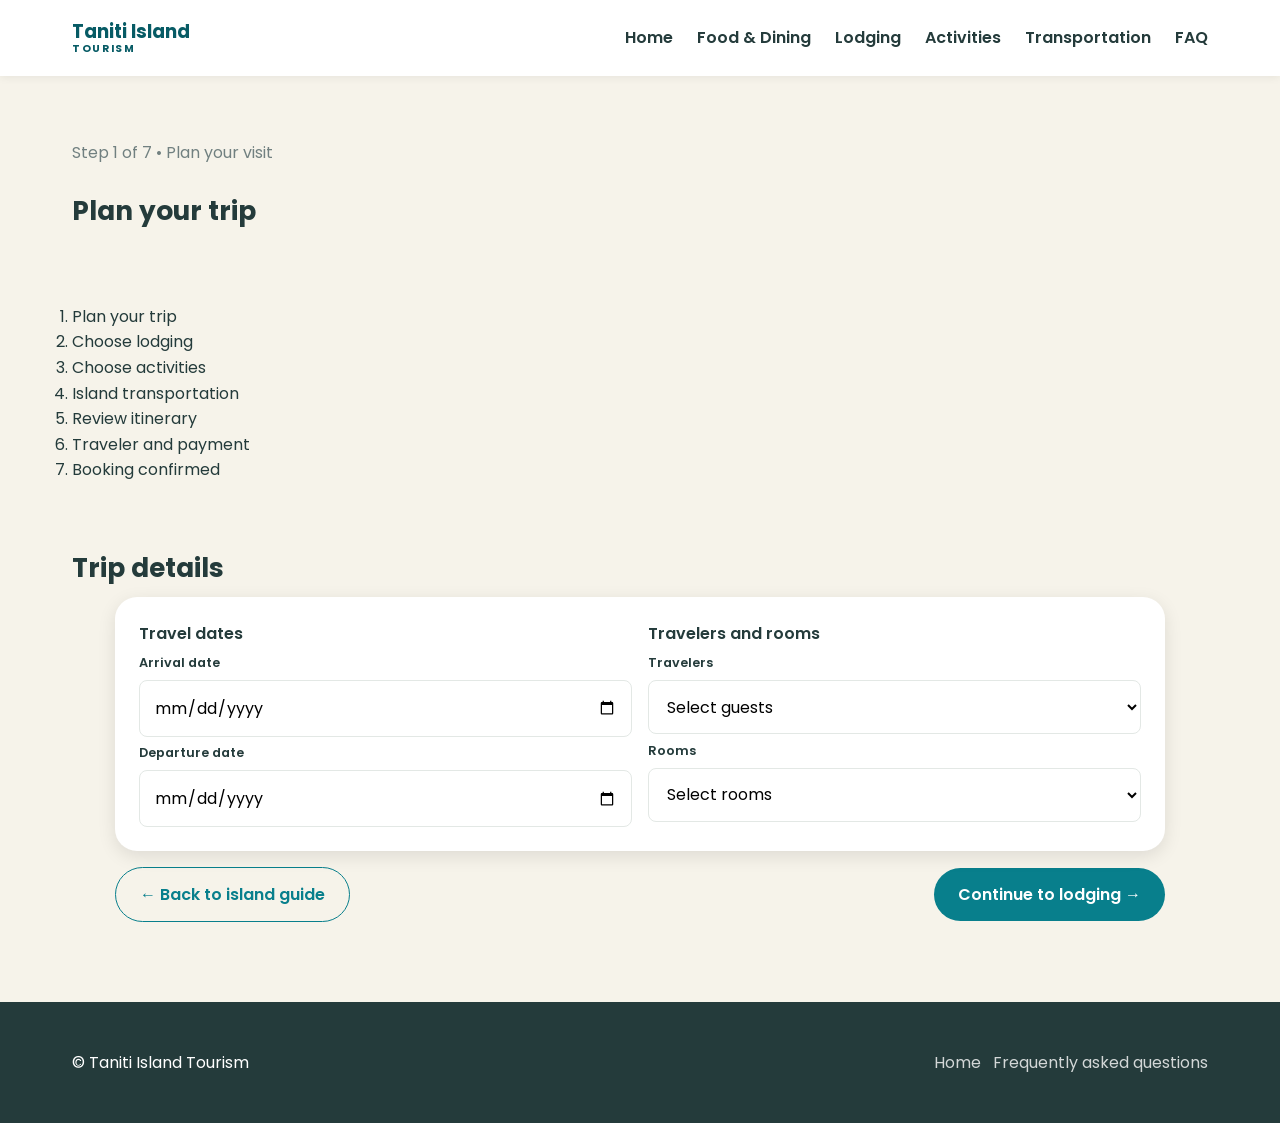
<file: plan-trip.html>
<!doctype html>
<html lang="en">
<head>
  <meta charset="utf-8">
  <meta name="viewport" content="width=device-width, initial-scale=1">
  <meta name="description" content="Explore Taniti Island and plan your visit.">
  <title>Plan your trip | Taniti Island Tourism</title>
  <link rel="preconnect" href="https://fonts.googleapis.com">
  <link rel="preconnect" href="https://fonts.gstatic.com" crossorigin>
  <link href="https://fonts.googleapis.com/css2?family=Poppins:wght@400;500;600;700&display=swap" rel="stylesheet">
  <link rel="stylesheet" href="static/css/style.css">
  <link rel="stylesheet" href="static/css/plan-trip.css">
</head>
<body>
  <header class="site-header">
    <div class="container">
    <a class="site-brand" href="index.html" aria-label="Taniti Island Tourism home">
      <span class="site-logo">Taniti Island</span>
      <span class="site-tagline">Tourism</span>
    </a>
    <nav aria-label="Main navigation">
      <button class="hamburger" id="hamburger" type="button" aria-label="Toggle navigation" aria-expanded="false" aria-controls="nav-links"><span></span><span></span><span></span></button>
      <ul class="nav-links" id="nav-links">
        <li><a href="index.html">Home</a></li>
        <li><a href="food-dining.html">Food & Dining</a></li>
        <li><a href="lodging-guide.html">Lodging</a></li>
        <li><a href="activities-guide.html">Activities</a></li>
        <li><a href="transportation-guide.html">Transportation</a></li>
        <li><a href="faq.html">FAQ</a></li>
      </ul>
    </nav>
    </div>
  </header>

  <main id="main-content" class="container">
    <header class="section">
      <p class="section-description">Step 1 of 7 &bull; Plan your visit</p>
      <h1 class="section-title">Plan your trip</h1>
    </header>
    <ol aria-label="Booking progress">
      <li aria-current="step">Plan your trip</li><li>Choose lodging</li><li>Choose activities</li>
      <li>Island transportation</li><li>Review itinerary</li><li>Traveler and payment</li><li>Booking confirmed</li>
    </ol>
    <section class="section" aria-labelledby="trip-details-heading">
      <h2 class="section-title" id="trip-details-heading">Trip details</h2>
      <form id="trip-details-form" class="search-panel" action="choose-lodging.html" method="get">
        <fieldset class="form-group">
          <legend>Travel dates</legend>
          <label for="arrival-date">Arrival date</label>
          <input class="form-control" id="arrival-date" name="arrival-date" type="date">
          <label for="departure-date">Departure date</label>
          <input class="form-control" id="departure-date" name="departure-date" type="date">
        </fieldset>
        <fieldset class="form-group">
          <legend>Travelers and rooms</legend>
          <label for="travelers">Travelers</label>
          <select class="form-control" id="travelers" name="travelers"><option value="">Select guests</option><option>1</option><option>2</option><option>3</option><option>4</option></select>
          <label for="rooms">Rooms</label>
          <select class="form-control" id="rooms" name="rooms"><option value="">Select rooms</option><option>1</option><option>2</option><option>3</option></select>
        </fieldset>
      </form>
      <div class="action-buttons">
        <a class="btn btn-outline" href="index.html">&larr; Back to island guide</a>
        <button class="btn btn-primary" type="submit" form="trip-details-form">Continue to lodging &rarr;</button>
      </div>
    </section>
  </main>

  <footer class="footer">
    <div class="container">
    <p>&copy; <span>Taniti Island Tourism</span></p>
    <nav aria-label="Footer navigation">
      <ul class="footer-links">
        <li><a href="index.html">Home</a></li>
        <li><a href="faq.html">Frequently asked questions</a></li>
      </ul>
    </nav>
    </div>
  </footer>
  <script src="static/js/script.js"></script>
</body>
</html>
</file>
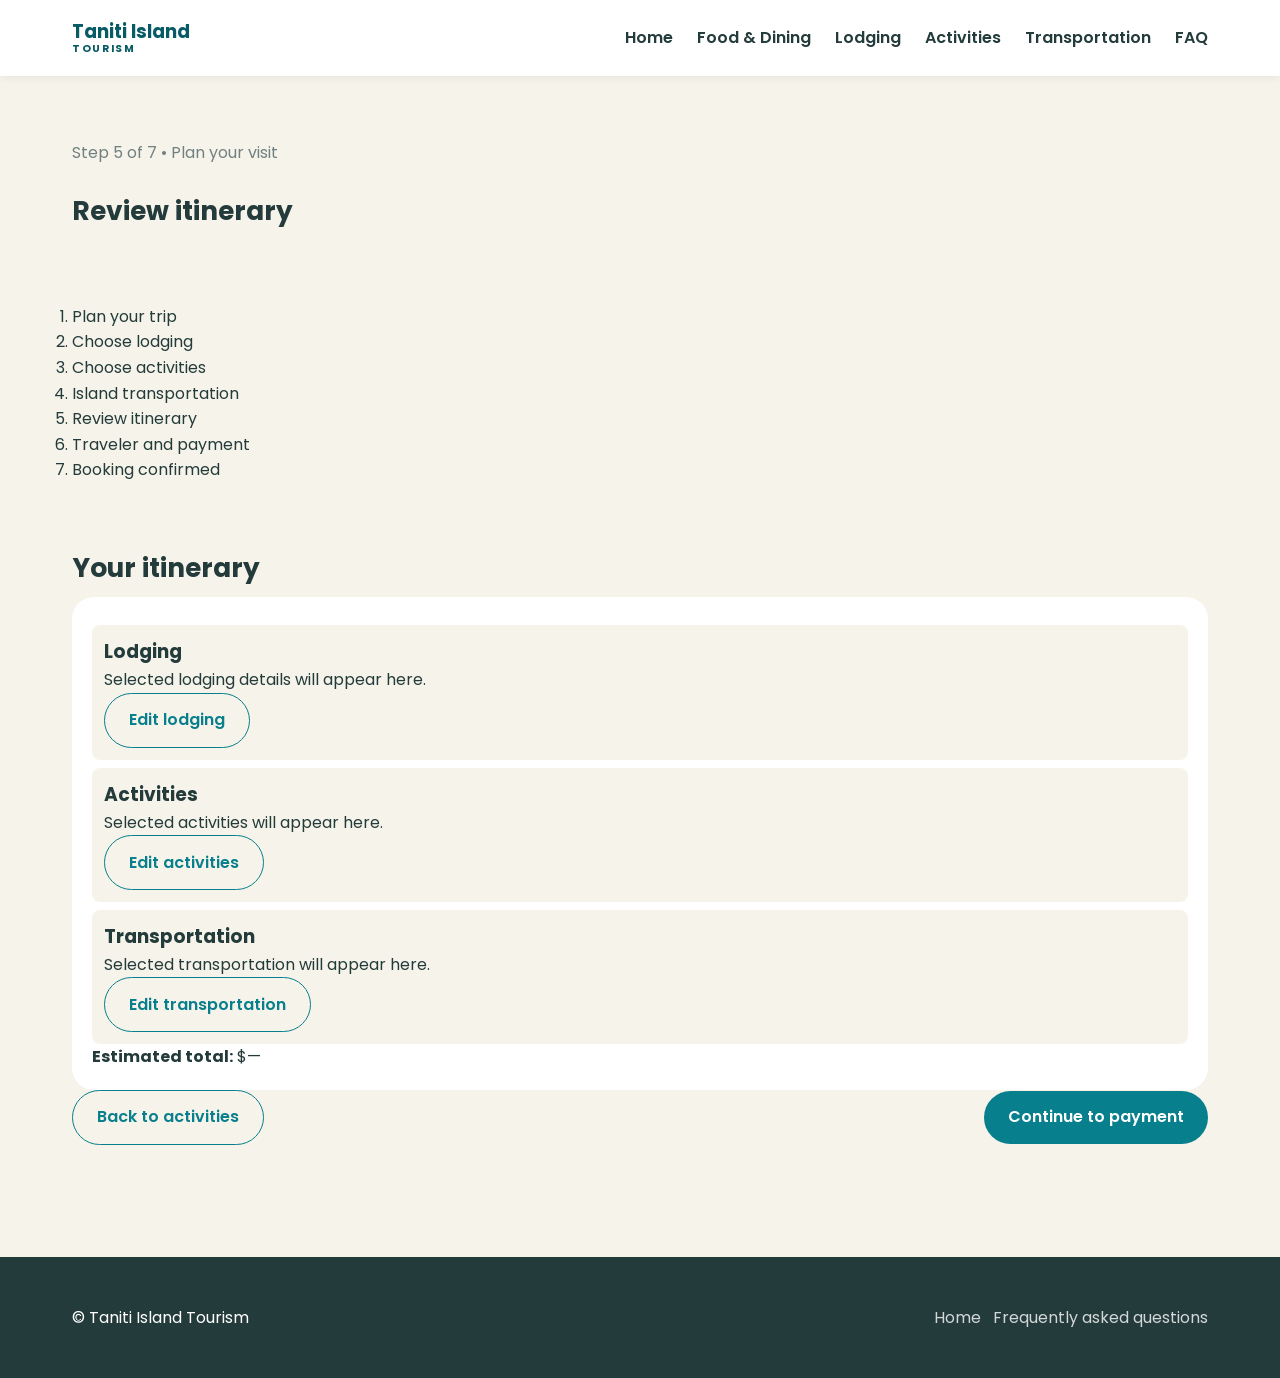
<file: review-itinerary.html>
<!doctype html>
<html lang="en">
<head>
  <meta charset="utf-8">
  <meta name="viewport" content="width=device-width, initial-scale=1">
  <meta name="description" content="Explore Taniti Island and plan your visit.">
  <title>Review itinerary | Taniti Island Tourism</title>
  <link rel="preconnect" href="https://fonts.googleapis.com">
  <link rel="preconnect" href="https://fonts.gstatic.com" crossorigin>
  <link href="https://fonts.googleapis.com/css2?family=Poppins:wght@400;500;600;700&display=swap" rel="stylesheet">
  <link rel="stylesheet" href="static/css/style.css">
  <link rel="stylesheet" href="static/css/review-itinerary.css">
</head>
<body>
  <header class="site-header">
    <div class="container">
    <a class="site-brand" href="index.html" aria-label="Taniti Island Tourism home">
      <span class="site-logo">Taniti Island</span>
      <span class="site-tagline">Tourism</span>
    </a>
    <nav aria-label="Main navigation">
      <button class="hamburger" id="hamburger" type="button" aria-label="Toggle navigation" aria-expanded="false" aria-controls="nav-links"><span></span><span></span><span></span></button>
      <ul class="nav-links" id="nav-links">
        <li><a href="index.html">Home</a></li>
        <li><a href="food-dining.html">Food & Dining</a></li>
        <li><a href="lodging-guide.html">Lodging</a></li>
        <li><a href="activities-guide.html">Activities</a></li>
        <li><a href="transportation-guide.html">Transportation</a></li>
        <li><a href="faq.html">FAQ</a></li>
      </ul>
    </nav>
    </div>
  </header>

  <main id="main-content" class="container">
    <header class="section"><p class="section-description">Step 5 of 7 &bull; Plan your visit</p><h1 class="section-title">Review itinerary</h1></header>
    <ol aria-label="Booking progress"><li>Plan your trip</li><li>Choose lodging</li><li>Choose activities</li><li>Island transportation</li><li aria-current="step">Review itinerary</li><li>Traveler and payment</li><li>Booking confirmed</li></ol>
    <section class="section" aria-labelledby="itinerary-heading">
      <h2 class="section-title" id="itinerary-heading">Your itinerary</h2>
      <div class="itinerary">
      <section class="itinerary-item"><h3>Lodging</h3><p>Selected lodging details will appear here.</p><a class="btn btn-outline" href="choose-lodging.html">Edit lodging</a></section>
      <section class="itinerary-item"><h3>Activities</h3><p>Selected activities will appear here.</p><a class="btn btn-outline" href="choose-activities.html">Edit activities</a></section>
      <section class="itinerary-item"><h3>Transportation</h3><p>Selected transportation will appear here.</p><a class="btn btn-outline" href="choose-transportation.html">Edit transportation</a></section>
      <p><strong>Estimated total:</strong> $—</p>
      </div>
      <div class="action-buttons">
        <a class="btn btn-outline" href="choose-transportation.html">Back to activities</a>
        <a class="btn btn-primary" href="traveler-payment.html">Continue to payment</a>
      </div>
    </section>
  </main>

  <footer class="footer">
    <div class="container">
    <p>&copy; <span>Taniti Island Tourism</span></p>
    <nav aria-label="Footer navigation">
      <ul class="footer-links">
        <li><a href="index.html">Home</a></li>
        <li><a href="faq.html">Frequently asked questions</a></li>
      </ul>
    </nav>
    </div>
  </footer>
  <script src="static/js/script.js"></script>
</body>
</html>
</file>
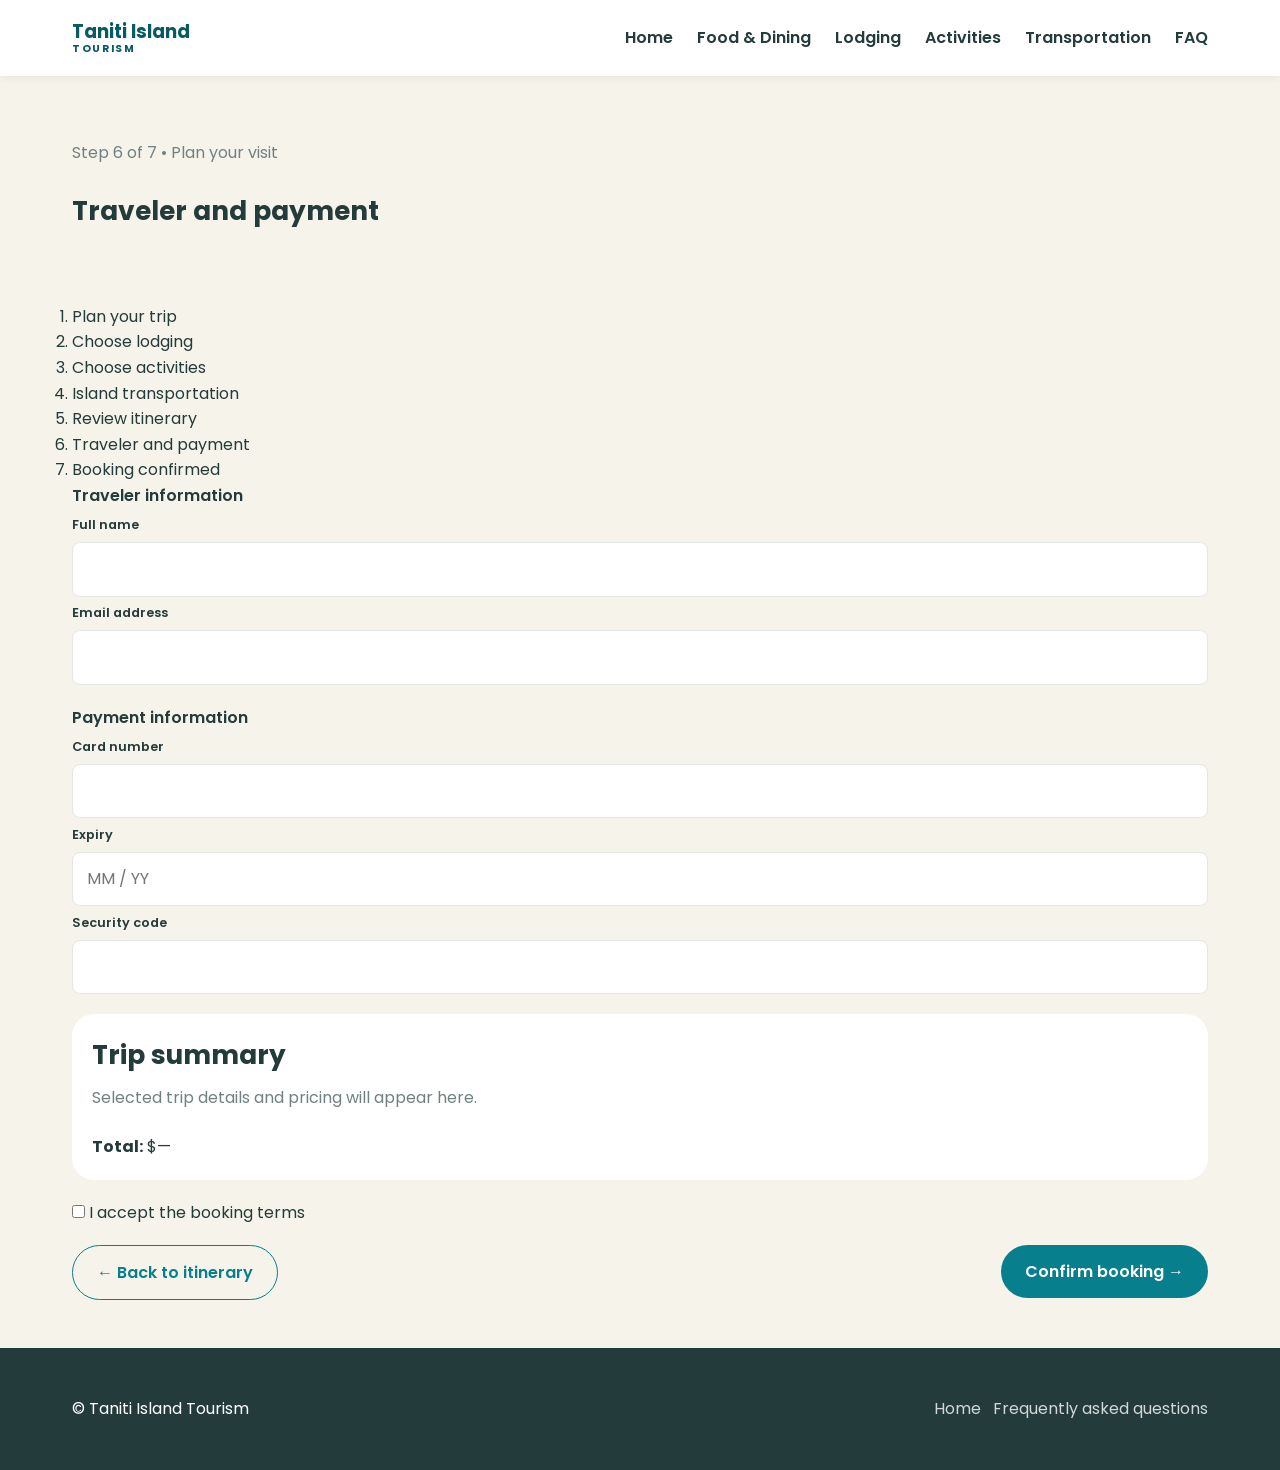
<file: traveler-payment.html>
<!doctype html>
<html lang="en">
<head>
  <meta charset="utf-8">
  <meta name="viewport" content="width=device-width, initial-scale=1">
  <meta name="description" content="Explore Taniti Island and plan your visit.">
  <title>Traveler and payment | Taniti Island Tourism</title>
  <link rel="preconnect" href="https://fonts.googleapis.com">
  <link rel="preconnect" href="https://fonts.gstatic.com" crossorigin>
  <link href="https://fonts.googleapis.com/css2?family=Poppins:wght@400;500;600;700&display=swap" rel="stylesheet">
  <link rel="stylesheet" href="static/css/style.css">
  <link rel="stylesheet" href="static/css/traveler-payment.css">
</head>
<body>
  <header class="site-header">
    <div class="container">
    <a class="site-brand" href="index.html" aria-label="Taniti Island Tourism home">
      <span class="site-logo">Taniti Island</span>
      <span class="site-tagline">Tourism</span>
    </a>
    <nav aria-label="Main navigation">
      <button class="hamburger" id="hamburger" type="button" aria-label="Toggle navigation" aria-expanded="false" aria-controls="nav-links"><span></span><span></span><span></span></button>
      <ul class="nav-links" id="nav-links">
        <li><a href="index.html">Home</a></li>
        <li><a href="food-dining.html">Food & Dining</a></li>
        <li><a href="lodging-guide.html">Lodging</a></li>
        <li><a href="activities-guide.html">Activities</a></li>
        <li><a href="transportation-guide.html">Transportation</a></li>
        <li><a href="faq.html">FAQ</a></li>
      </ul>
    </nav>
    </div>
  </header>

  <main id="main-content" class="container">
    <header class="section"><p class="section-description">Step 6 of 7 &bull; Plan your visit</p><h1 class="section-title">Traveler and payment</h1></header>
    <ol aria-label="Booking progress"><li>Plan your trip</li><li>Choose lodging</li><li>Choose activities</li><li>Island transportation</li><li>Review itinerary</li><li aria-current="step">Traveler and payment</li><li>Booking confirmed</li></ol>
    <form action="booking-confirmed.html" method="get">
      <fieldset class="form-group"><legend>Traveler information</legend>
        <label for="full-name">Full name</label><input class="form-control" id="full-name" name="full-name" type="text" autocomplete="name">
        <label for="email">Email address</label><input class="form-control" id="email" name="email" type="email" autocomplete="email">
      </fieldset>
      <fieldset class="form-group"><legend>Payment information</legend>
        <label for="card-number">Card number</label><input class="form-control" id="card-number" name="card-number" type="text" inputmode="numeric" autocomplete="cc-number">
        <label for="expiry">Expiry</label><input class="form-control" id="expiry" name="expiry" type="text" placeholder="MM / YY" autocomplete="cc-exp">
        <label for="security-code">Security code</label><input class="form-control" id="security-code" name="security-code" type="text" inputmode="numeric" autocomplete="cc-csc">
      </fieldset>
      <section class="itinerary" aria-labelledby="summary-heading"><h2 class="section-title" id="summary-heading">Trip summary</h2><p class="section-description">Selected trip details and pricing will appear here.</p><p><strong>Total:</strong> $—</p></section>
      <label><input type="checkbox" name="terms"> I accept the booking terms</label>
      <div class="action-buttons">
        <a class="btn btn-outline" href="review-itinerary.html">&larr; Back to itinerary</a>
        <button class="btn btn-primary" type="submit">Confirm booking &rarr;</button>
      </div>
    </form>
  </main>

  <footer class="footer">
    <div class="container">
    <p>&copy; <span>Taniti Island Tourism</span></p>
    <nav aria-label="Footer navigation">
      <ul class="footer-links">
        <li><a href="index.html">Home</a></li>
        <li><a href="faq.html">Frequently asked questions</a></li>
      </ul>
    </nav>
    </div>
  </footer>
  <script src="static/js/script.js"></script>
</body>
</html>
</file>
<file: static/css/style.css>
/* Stylesheet for D479 UX Task - Taniti Island Prototype */

:root {
    /* Tropical Colors */
    --primary: #087F8C;
    --primary-light: #16A6A1;
    --primary-dark: #075B65;
    --secondary: #F4C66A;
    --accent: #E98B55;
    --background: #F6F3EA;
    --surface: #FFFFFF;
    --text-primary: #243B3B;
    --text-secondary: #718080;
    --border: #E3E8E5;

    /* Typography */
    --font-primary: 'Poppins', sans-serif;

    /* Layout */
    --container-width: 1200px;
    --mobile-padding: 1rem;
    --desktop-padding: 2rem;

    /* Effects */
    --radius-sm: 8px;
    --radius-md: 14px;
    --radius-lg: 22px;
    --radius-pill: 50px;
    --shadow-sm: 0 2px 8px rgba(0,0,0,.06);
    --shadow-md: 0 5px 18px rgba(0,0,0,.10);
    --transition: all .25s ease;
}

/* Base Style Reset */
* {
    margin: 0;
    padding: 0;
    box-sizing: border-box;
}

html { scroll-behavior: smooth; }

body {
    font-family: var(--font-primary);
    background: var(--background);
    color: var(--text-primary);
    line-height: 1.6;
    min-width: 320px;
}

img {
    max-width: 100%;
    display: block;
    object-fit: cover;
}

a { color: inherit; text-decoration: none; }

button, input, select, textarea { font: inherit; }
button { cursor: pointer; }

form:not(.search-panel) {
    display: flex;
    flex-direction: column;
    gap: 1.25rem;
}

form fieldset {
    min-width: 0;
    margin: 0;
    padding: 0;
    border: 0;
}

form legend {
    margin-bottom: .4rem;
    font-weight: 600;
}

/* Main Layout */
.container {
    width: 100%;
    max-width: var(--container-width);
    margin: 0 auto;
    padding: 0 var(--mobile-padding);
}

.section { padding: 3rem 0; }

.section-title {
    font-size: 1.65rem;
    font-weight: 700;
    margin-bottom: .5rem;
}

.section-description {
    color: var(--text-secondary);
    margin-bottom: 1.5rem;
}

/* Header styles */
.site-header {
    position: relative;
    z-index: 5;
    background: var(--surface);
    box-shadow: var(--shadow-sm);
}

.site-header .container {
    min-height: 76px;
    display: flex;
    align-items: center;
    justify-content: space-between;
    gap: 1rem;
}

.site-brand {
    display: flex;
    flex-direction: column;
    line-height: 1.15;
    font-weight: 700;
    color: var(--primary-dark);
}

.site-logo { font-size: 1.15rem; }
.site-tagline {
    font-size: .65rem;
    letter-spacing: .16em;
    text-transform: uppercase;
}

.site-header nav { position: relative; }
.nav-links { list-style: none; }
.nav-links a { font-weight: 600; }
.nav-links a:hover,
.nav-links a[aria-current="page"] { color: var(--primary); }

/* Navigation */
.hamburger {
    display: flex;
    flex-direction: column;
    justify-content: space-between;
    width: 28px;
    height: 22px;
    padding: 0;
    background: none;
    border: none;
    cursor: pointer;
}

.hamburger span {
    display: block;
    height: 3px;
    width: 100%;
    background: var(--primary);
    border-radius: 5px;
}

/* Mobile Dropdown Menu */
.nav-links {
    display: none;
    flex-direction: column;
    position: absolute;
    top: calc(100% + 1.5rem);
    right: 0;
    left: auto;
    width: min(90vw, 320px);
    padding: 1rem;
    background: var(--surface);
    box-shadow: var(--shadow-md);
    border-radius: var(--radius-md);
    gap: 1rem;
}

.nav-links.active { display: flex; }

/* Desktop Navigation */
@media (min-width: 900px) {
    .hamburger { display: none; }
    .nav-links {
        display: flex;
        flex-direction: row;
        position: static;
        width: auto;
        padding: 0;
        box-shadow: none;
        border-radius: 0;
        gap: 1.5rem;
    }
}

/* Buttons */
.btn {
    display: inline-flex;
    position: relative;
    justify-content: center;
    align-items: center;
    padding: .85rem 1.5rem;
    border: none;
    border-radius: var(--radius-pill);
    font-weight: 600;
    transition: var(--transition);
}

.btn-primary { background: var(--primary); color: white; }
.btn-primary:hover { background: var(--primary-dark); }
.btn-secondary { background: var(--secondary); color: var(--text-primary); }
.btn-outline { background: transparent; border: 1px solid var(--primary); color: var(--primary); }

form .btn {
    width: fit-content;
    align-self: flex-start;
}

.action-buttons {
    display: flex;
    align-items: center;
    justify-content: space-between;
    gap: 1rem;
    flex-wrap: wrap;
}

.action-buttons .btn-primary { margin-left: auto; }

@media (max-width: 599px) {
    .action-buttons {
        flex-direction: column;
        justify-content: center;
    }

    .action-buttons .btn {
        align-self: center;
    }

    .action-buttons .btn-primary { margin-left: 0; }
}

.filter-menu {
    position: relative;
    z-index: 4;
    width: fit-content;
    margin-bottom: 1rem;
}

.filter-menu summary {
    list-style: none;
    cursor: pointer;
}

.filter-menu summary::-webkit-details-marker { display: none; }
.filter-menu summary:focus-visible { outline: 3px solid var(--secondary); outline-offset: 3px; }

.filter-menu-panel {
    position: absolute;
    top: calc(100% + .5rem);
    left: 0;
    z-index: 1;
    display: grid;
    gap: .75rem;
    width: min(22rem, calc(100vw - 2rem));
    padding: 1.25rem;
    background: var(--surface);
    border: 1px solid var(--border);
    border-radius: var(--radius-md);
    box-shadow: var(--shadow-md);
}

.filter-menu-panel h2 { font-size: 1.1rem; }
.filter-menu-panel fieldset { display: grid; gap: .4rem; }
.filter-menu-panel legend { margin-bottom: .25rem; font-weight: 600; }

.filter-menu-panel label {
    display: flex;
    align-items: center;
    gap: .5rem;
}

.filter-menu-panel select {
    width: 100%;
    padding: .6rem;
    border: 1px solid var(--border);
    border-radius: var(--radius-sm);
    background: var(--surface);
}

.filter-menu-note {
    color: var(--text-secondary);
    font-size: .8rem;
}

.button-links {
    display: grid;
    grid-template-columns: repeat(2, minmax(0, 1fr));
    gap: .75rem;
    list-style: none;
}

.button-links a {
    display: block;
    padding: 1rem .75rem;
    text-align: center;
    background: var(--surface);
    border-radius: var(--radius-md);
    box-shadow: var(--shadow-sm);
    font-weight: 600;
    color: var(--primary-dark);
    transition: var(--transition);
}

.button-links a:hover { background: var(--primary); color: white; }

.page-navigation-content {
    max-width: var(--container-width);
    margin: 0 auto;
    text-align: center;
}

.page-navigation .button-links {
    display: flex;
    flex-wrap: wrap;
    justify-content: center;
}

.page-navigation .button-links li {
    flex: 0 1 11rem;
}

@media (max-width: 599px) {
    .page-navigation .button-links {
        display: grid;
        grid-template-columns: repeat(2, minmax(0, 1fr));
        grid-template-rows: repeat(3, auto);
        grid-auto-flow: column;
    }
}

/* Card metadata */
.card-meta {
    display: flex;
    justify-content: space-between;
    align-items: center;
    margin-top: 1rem;
    font-size: .85rem;
}

.price { color: var(--primary); font-weight: 700; }

/* Badges / Tags */
.badge {
    display: inline-block;
    padding: .3rem .7rem;
    border-radius: var(--radius-pill);
    font-size: .75rem;
    font-weight: 600;
    background: rgba(22,166,161,.12);
    color: var(--primary-dark);
}

.badge-featured { background: rgba(244,198,106,.3); color: #795512; }

/* User Profile / Account */
.profile-panel { background: var(--surface); padding: 1.5rem; border-radius: var(--radius-lg); box-shadow: var(--shadow-sm); }
.profile-avatar { width: 70px; height: 70px; border-radius: 50%; object-fit: cover; }

/* Footer */
.footer {
    background: var(--text-primary);
    color: white;
    padding: 3rem 1rem;
    margin-top: 3rem;
}

.footer-links { display: flex; flex-direction: column; gap: .75rem; list-style: none; }
.footer a { color: rgba(255,255,255,.8); }
.footer a:hover { color: var(--secondary); }
.footer .container { display: flex; flex-direction: column; gap: 1.25rem; }

/* Tablet Layout */
@media (min-width: 600px) {
    .container { padding: 0 1.5rem; }
    .footer-links { flex-direction: row; flex-wrap: wrap; }
    .button-links { grid-template-columns: repeat(4, minmax(0, 1fr)); }
}

/* Desktop Layout */
@media (min-width: 900px) {
    .container { padding: 0 var(--desktop-padding); }
    .nav-links { display: flex; }
    .section { padding: 4rem 0; }
    .footer .container { flex-direction: row; justify-content: space-between; align-items: center; }
}

/* Accessibility */
button:focus-visible,
a:focus-visible,
input:focus-visible,
select:focus-visible {
    outline: 3px solid var(--secondary);
    outline-offset: 3px;
}

@media (prefers-reduced-motion: reduce) {
    *, *::before, *::after {
        scroll-behavior: auto !important;
        transition: none !important;
        animation: none !important;
    }
}
</file>
<file: static/css/plan-trip.css>
/* Trip details form */
.search-panel {
    background: var(--surface);
    padding: 1.25rem;
    border-radius: var(--radius-lg);
    box-shadow: var(--shadow-md);
    display: flex;
    flex-direction: column;
    gap: 1rem;
    margin: 1rem 1rem 0;
    position: relative;
    z-index: 2;
    top: 2rem;
}

.search-panel + .action-buttons {
    position: relative;
    top: 2rem;
    margin: 1rem 1rem 0;
}

.form-group { display: flex; flex-direction: column; gap: .4rem; }
.form-group label { font-size: .8rem; font-weight: 600; }

.form-control {
    width: 100%;
    padding: .85rem;
    border: 1px solid var(--border);
    border-radius: var(--radius-sm);
    background: var(--surface);
    outline: none;
}

.form-control:focus {
    border-color: var(--primary);
    box-shadow: 0 0 0 3px rgba(8,127,140,.12);
}

@media (min-width: 600px) {
    .search-panel { flex-direction: row; flex-wrap: wrap; }
    .search-panel .form-group { flex: 1; min-width: 150px; }
}

@media (min-width: 900px) {
    .search-panel { max-width: 1050px; margin: -2rem auto 0; padding: 1.5rem; flex-wrap: nowrap; }
    .search-panel + .action-buttons { max-width: 1050px; margin: 1rem auto 0; }
}
</file>
<file: static/css/review-itinerary.css>
/* Itinerary review */
.itinerary { background: var(--surface); border-radius: var(--radius-lg); padding: 1.25rem; }
.itinerary-day {
    border-left: 3px solid var(--primary-light);
    padding: 0 0 1.5rem 1rem;
    margin-left: .5rem;
}

.itinerary-day:last-child { border-left-color: transparent; }
.itinerary-day h3 { font-size: 1rem; margin-bottom: .5rem; }
.itinerary-item { padding: .75rem; margin-top: .5rem; background: var(--background); border-radius: var(--radius-sm); }
</file>
<file: static/css/traveler-payment.css>
/* Traveler information and trip summary */
.form-group { display: flex; flex-direction: column; gap: .4rem; }
.form-group label { font-size: .8rem; font-weight: 600; }

.form-control {
    width: 100%;
    padding: .85rem;
    border: 1px solid var(--border);
    border-radius: var(--radius-sm);
    background: var(--surface);
    outline: none;
}

.form-control:focus {
    border-color: var(--primary);
    box-shadow: 0 0 0 3px rgba(8,127,140,.12);
}

.itinerary { background: var(--surface); border-radius: var(--radius-lg); padding: 1.25rem; }
</file>
